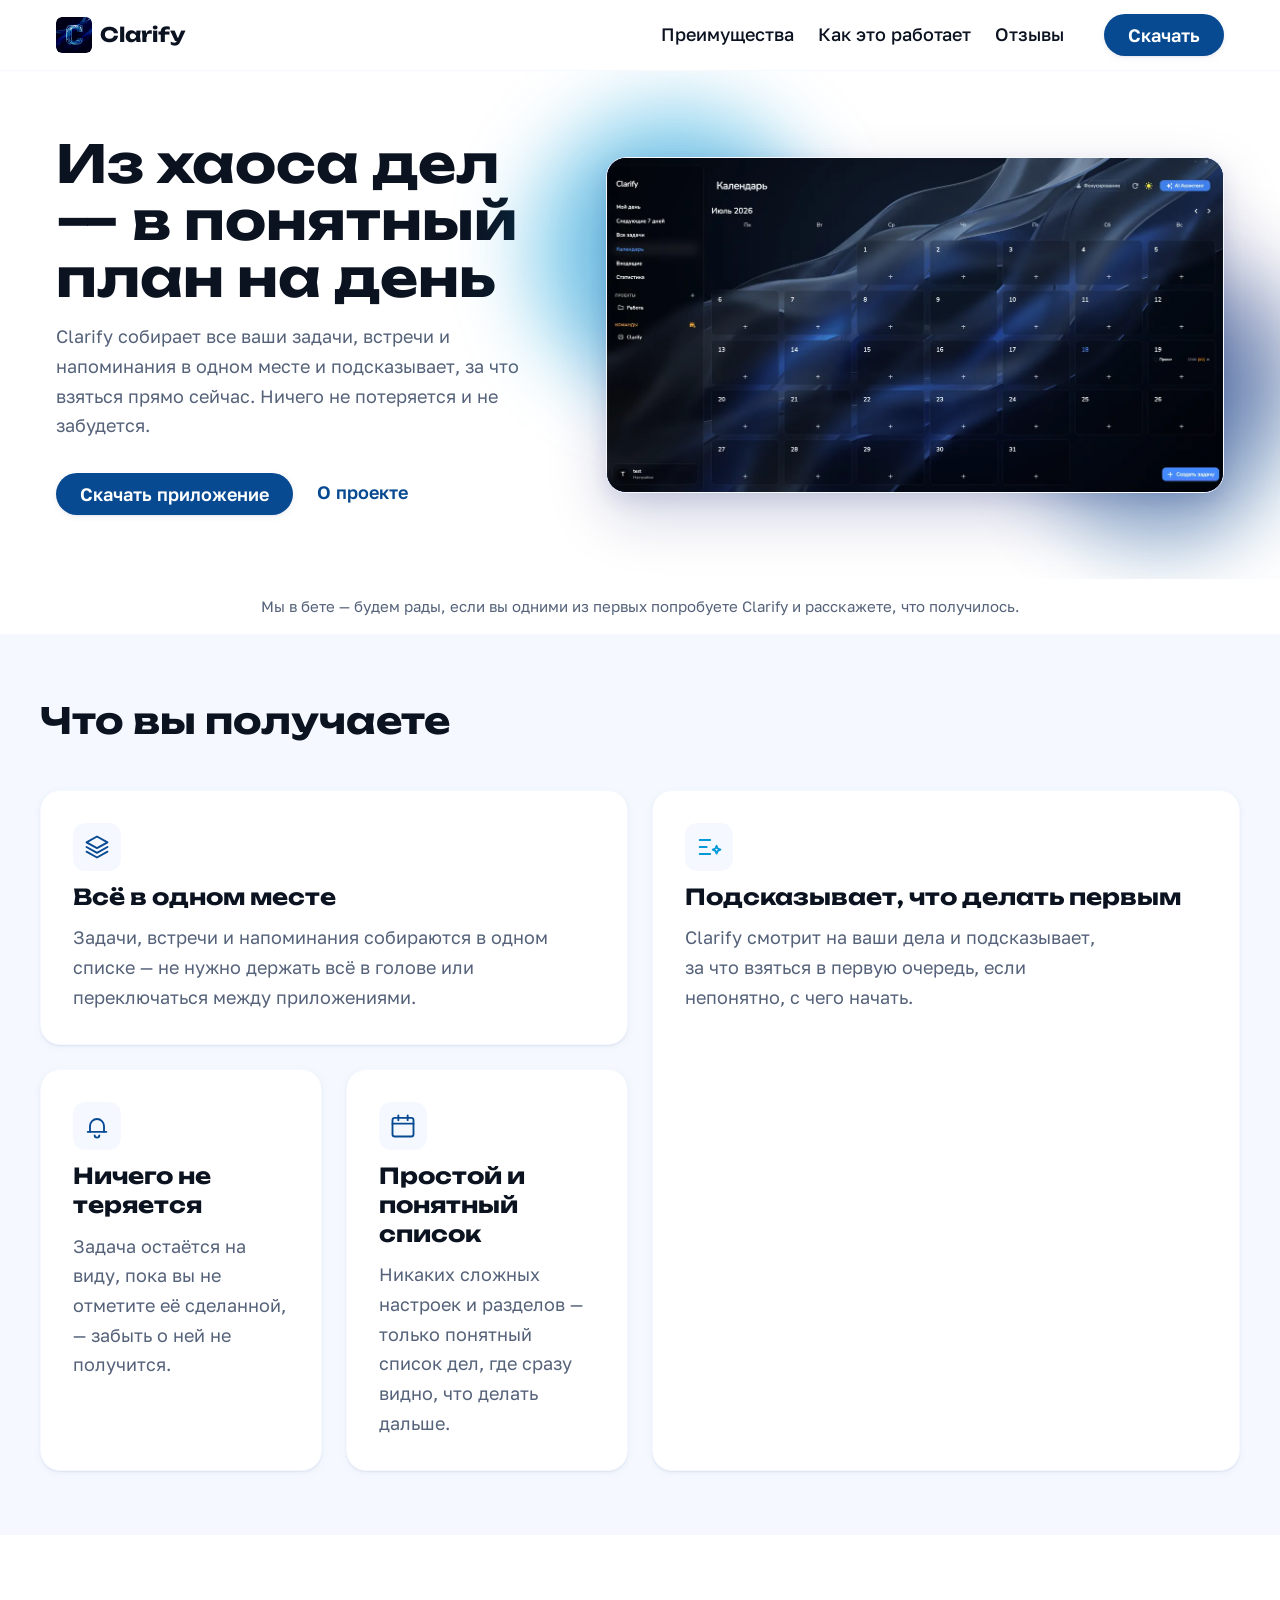
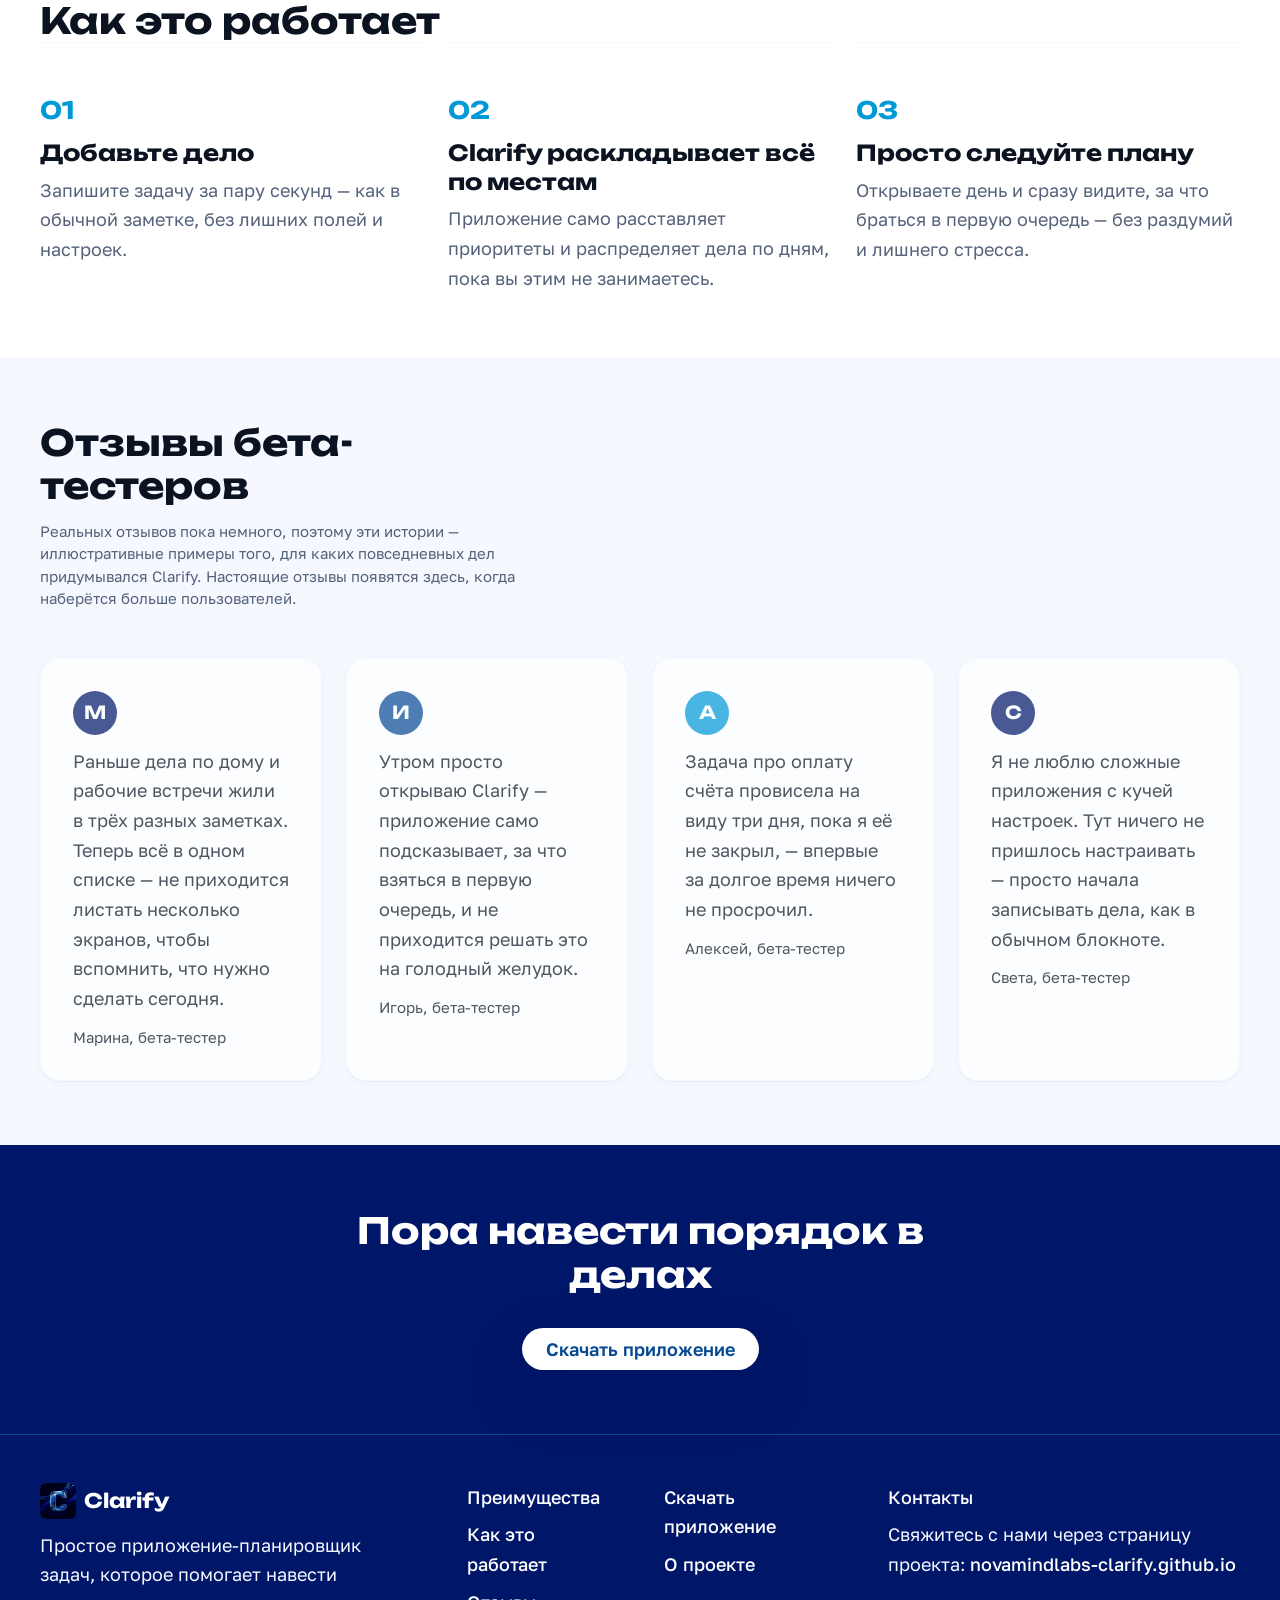
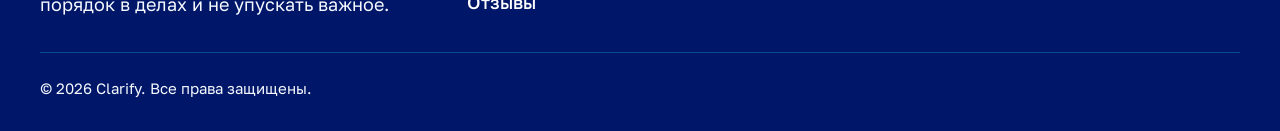
<file: index.html>
<!DOCTYPE html>
<html lang="ru">
<head>
  <meta charset="UTF-8">
  <meta name="viewport" content="width=device-width, initial-scale=1.0">
  <title>Clarify — приложение-планировщик задач</title>
  <meta name="description" content="Clarify — простое приложение для планирования задач, которое помогает навести порядок в делах без лишней сложности.">

  <meta property="og:title" content="Clarify — приложение-планировщик задач">
  <meta property="og:description" content="Простое приложение для планирования задач, которое помогает навести порядок в делах без лишней сложности.">
  <meta property="og:type" content="website">
  <meta property="og:image" content="assets/logo.png">

  <!-- Favicon (generated from assets/logo.png, resize only) -->
  <link rel="icon" href="assets/favicon/favicon.ico" sizes="any">
  <link rel="icon" type="image/png" sizes="32x32" href="assets/favicon/favicon-32.png">
  <link rel="icon" type="image/png" sizes="512x512" href="assets/favicon/favicon-512.png">
  <link rel="apple-touch-icon" sizes="180x180" href="assets/favicon/favicon-180.png">

  <!-- Preload critical font weight for <h1> (Unbounded 700, cyrillic subset —
       the page is lang="ru", cyrillic glyphs are what the h1 will render) -->
  <link rel="preload" href="assets/fonts/unbounded-700-cyrillic.woff2" as="font" type="font/woff2" crossorigin>

  <link rel="stylesheet" href="css/style.css">
</head>
<body>
  <a class="skip-link" href="#main">Перейти к содержимому</a>

  <header class="header">
    <div class="header__inner">
      <a class="header__brand" href="#main" aria-label="Clarify — на главную">
        <img class="header__logo" src="assets/logo.png" alt="" width="36" height="36">
        <span class="header__wordmark">Clarify</span>
      </a>

      <button class="header__toggle" type="button"
              aria-expanded="false" aria-controls="primary-nav"
              aria-label="Открыть меню">
        <span class="header__toggle-bar" aria-hidden="true"></span>
        <span class="header__toggle-bar" aria-hidden="true"></span>
        <span class="header__toggle-bar" aria-hidden="true"></span>
      </button>

      <nav class="header__nav" id="primary-nav" aria-label="Основная">
        <ul class="header__nav-list">
          <li><a class="header__nav-link" href="#benefits">Преимущества</a></li>
          <li><a class="header__nav-link" href="#how-it-works">Как это работает</a></li>
          <li><a class="header__nav-link" href="#testimonials">Отзывы</a></li>
        </ul>
        <!-- TODO(product owner): real download URL / app store link is TBD —
             replace href="#download" once provided. Do not invent a URL. -->
        <a class="btn btn--primary header__cta" href="#download">Скачать</a>
      </nav>
    </div>
  </header>

  <main id="main">
    <section class="hero" id="hero">
      <div class="hero__inner">
        <div class="hero__content">
          <h1 class="hero__title">Из хаоса дел — в понятный план на день</h1>
          <p class="hero__subtitle">
            Clarify собирает все ваши задачи, встречи и напоминания в одном месте
            и подсказывает, за что взяться прямо сейчас. Ничего не потеряется и не забудется.
          </p>
          <div class="hero__cta-group">
            <!-- TODO(product owner): real download URL / app store link is TBD —
                 replace href="#download" once provided. Do not invent a URL. -->
            <a class="btn btn--primary hero__cta" href="#download">Скачать приложение</a>
            <a class="hero__secondary" href="https://novamindlabs-clarify.github.io/">О проекте</a>
          </div>
        </div>

        <div class="hero__visual">
          <span class="hero__shape hero__shape--1" aria-hidden="true"></span>
          <span class="hero__shape hero__shape--2" aria-hidden="true"></span>
          <span class="hero__shape hero__shape--3" aria-hidden="true"></span>
          <div class="hero__frame">
            <picture>
              <source
                type="image/webp"
                srcset="assets/screenshot/screenshot-640.webp 640w,
                        assets/screenshot/screenshot-1280.webp 1280w,
                        assets/screenshot/screenshot-1920.webp 1920w"
                sizes="(min-width: 1024px) 52vw, 92vw">
              <img
                class="hero__image"
                src="assets/screenshot/screenshot-1920.jpg"
                srcset="assets/screenshot/screenshot-1920.jpg 1920w"
                sizes="(min-width: 1024px) 52vw, 92vw"
                width="1920" height="1042"
                fetchpriority="high" decoding="async"
                alt="Приложение Clarify: экран «Календарь» со списком задач на неделю, аккуратно разложенных по дням.">
            </picture>
          </div>
        </div>
      </div>
    </section>

    <section class="trust-strip" id="trust-strip">
      <div class="trust-strip__inner">
        <p class="trust-strip__text">Мы в бете — будем рады, если вы одними из первых попробуете Clarify и расскажете, что получилось.</p>
      </div>
    </section>

    <section class="benefits" id="benefits" aria-labelledby="benefits-heading">
      <div class="benefits__inner">
        <h2 class="benefits__heading" id="benefits-heading">Что вы получаете</h2>

        <div class="benefits__grid">
          <article class="benefits__card benefits__card--wide reveal">
            <span class="benefits__icon" aria-hidden="true">
              <svg viewBox="0 0 24 24" fill="none" stroke="currentColor" stroke-width="1.6" stroke-linecap="round" stroke-linejoin="round" focusable="false">
                <path d="M12 3 21 8 12 13 3 8Z"/>
                <path d="M3 12 12 17 21 12"/>
                <path d="M3 16 12 21 21 16"/>
              </svg>
            </span>
            <h3 class="benefits__title">Всё в одном месте</h3>
            <p class="benefits__text">Задачи, встречи и напоминания собираются в одном списке — не нужно держать всё в голове или переключаться между приложениями.</p>
          </article>

          <article class="benefits__card benefits__card--large reveal">
            <span class="benefits__icon" aria-hidden="true">
              <svg viewBox="0 0 24 24" fill="none" stroke="currentColor" stroke-width="1.6" stroke-linecap="round" stroke-linejoin="round" focusable="false">
                <path d="M4 6h9"/>
                <path d="M4 12h6"/>
                <path d="M4 18h9"/>
                <path d="M18.5 11l1 2.3 2.3 1-2.3 1-1 2.3-1-2.3-2.3-1 2.3-1Z"/>
              </svg>
            </span>
            <h3 class="benefits__title">Подсказывает, что делать первым</h3>
            <p class="benefits__text">Clarify смотрит на ваши дела и подсказывает, за что взяться в первую очередь, если непонятно, с чего начать.</p>
          </article>

          <article class="benefits__card reveal">
            <span class="benefits__icon" aria-hidden="true">
              <svg viewBox="0 0 24 24" fill="none" stroke="currentColor" stroke-width="1.6" stroke-linecap="round" stroke-linejoin="round" focusable="false">
                <path d="M6 17v-5a6 6 0 0 1 12 0v5"/>
                <path d="M4 17h16"/>
                <path d="M10 20a2 2 0 0 0 4 0"/>
              </svg>
            </span>
            <h3 class="benefits__title">Ничего не теряется</h3>
            <p class="benefits__text">Задача остаётся на виду, пока вы не отметите её сделанной, — забыть о ней не получится.</p>
          </article>

          <article class="benefits__card reveal">
            <span class="benefits__icon" aria-hidden="true">
              <svg viewBox="0 0 24 24" fill="none" stroke="currentColor" stroke-width="1.6" stroke-linecap="round" stroke-linejoin="round" focusable="false">
                <rect x="3" y="5" width="18" height="16" rx="2"/>
                <path d="M3 10h18"/>
                <path d="M8 3v4"/>
                <path d="M16 3v4"/>
              </svg>
            </span>
            <h3 class="benefits__title">Простой и понятный список</h3>
            <p class="benefits__text">Никаких сложных настроек и разделов — только понятный список дел, где сразу видно, что делать дальше.</p>
          </article>
        </div>
      </div>
    </section>

    <section class="how-it-works" id="how-it-works" aria-labelledby="how-it-works-heading">
      <div class="how-it-works__inner">
        <h2 class="how-it-works__heading" id="how-it-works-heading">Как это работает</h2>

        <ol class="how-it-works__list">
          <li class="how-it-works__step reveal">
            <span class="how-it-works__number" aria-hidden="true">01</span>
            <h3 class="how-it-works__title">Добавьте дело</h3>
            <p class="how-it-works__text">Запишите задачу за пару секунд — как в обычной заметке, без лишних полей и настроек.</p>
          </li>
          <li class="how-it-works__step reveal">
            <span class="how-it-works__number" aria-hidden="true">02</span>
            <h3 class="how-it-works__title">Clarify раскладывает всё по местам</h3>
            <p class="how-it-works__text">Приложение само расставляет приоритеты и распределяет дела по дням, пока вы этим не занимаетесь.</p>
          </li>
          <li class="how-it-works__step reveal">
            <span class="how-it-works__number" aria-hidden="true">03</span>
            <h3 class="how-it-works__title">Просто следуйте плану</h3>
            <p class="how-it-works__text">Открываете день и сразу видите, за что браться в первую очередь — без раздумий и лишнего стресса.</p>
          </li>
        </ol>
      </div>
    </section>

    <section class="testimonials" id="testimonials" aria-labelledby="testimonials-heading">
      <div class="testimonials__inner">
        <h2 class="testimonials__heading" id="testimonials-heading">Отзывы бета-тестеров</h2>
        <p class="testimonials__note">Реальных отзывов пока немного, поэтому эти истории — иллюстративные примеры того, для каких повседневных дел придумывался Clarify. Настоящие отзывы появятся здесь, когда наберётся больше пользователей.</p>

        <div class="testimonials__grid">
          <article class="testimonials__card" tabindex="0">
            <span class="testimonials__avatar testimonials__avatar--navy" aria-hidden="true">М</span>
            <blockquote class="testimonials__quote">
              <p>Раньше дела по дому и рабочие встречи жили в трёх разных заметках. Теперь всё в одном списке — не приходится листать несколько экранов, чтобы вспомнить, что нужно сделать сегодня.</p>
            </blockquote>
            <p class="testimonials__author">Марина, бета-тестер</p>
          </article>

          <article class="testimonials__card" tabindex="0">
            <span class="testimonials__avatar testimonials__avatar--blue-700" aria-hidden="true">И</span>
            <blockquote class="testimonials__quote">
              <p>Утром просто открываю Clarify — приложение само подсказывает, за что взяться в первую очередь, и не приходится решать это на голодный желудок.</p>
            </blockquote>
            <p class="testimonials__author">Игорь, бета-тестер</p>
          </article>

          <article class="testimonials__card" tabindex="0">
            <span class="testimonials__avatar testimonials__avatar--blue-500" aria-hidden="true">А</span>
            <blockquote class="testimonials__quote">
              <p>Задача про оплату счёта провисела на виду три дня, пока я её не закрыл, — впервые за долгое время ничего не просрочил.</p>
            </blockquote>
            <p class="testimonials__author">Алексей, бета-тестер</p>
          </article>

          <article class="testimonials__card" tabindex="0">
            <span class="testimonials__avatar testimonials__avatar--navy" aria-hidden="true">С</span>
            <blockquote class="testimonials__quote">
              <p>Я не люблю сложные приложения с кучей настроек. Тут ничего не пришлось настраивать — просто начала записывать дела, как в обычном блокноте.</p>
            </blockquote>
            <p class="testimonials__author">Света, бета-тестер</p>
          </article>
        </div>
      </div>
    </section>

    <section class="cta" id="cta" aria-labelledby="cta-heading">
      <div class="cta__inner">
        <h2 class="cta__heading" id="cta-heading">Пора навести порядок в делах</h2>
        <!-- TODO(product owner): real download URL / app store link is TBD —
             replace href="#download" once provided. Do not invent a URL. -->
        <a class="btn btn--primary cta__button" href="#download">Скачать приложение</a>
      </div>
    </section>
  </main>

  <footer class="footer">
    <div class="footer__inner">
      <div class="footer__top">
        <div class="footer__about">
          <div class="footer__brand">
            <img class="footer__logo" src="assets/logo.png" alt="" width="36" height="36">
            <span class="footer__wordmark">Clarify</span>
          </div>
          <p class="footer__description">Простое приложение-планировщик задач, которое помогает навести порядок в делах и не упускать важное.</p>
        </div>

        <div class="footer__nav-group">
          <nav class="footer__nav" aria-label="Футер">
            <ul class="footer__nav-list">
              <li><a class="footer__nav-link" href="#benefits">Преимущества</a></li>
              <li><a class="footer__nav-link" href="#how-it-works">Как это работает</a></li>
              <li><a class="footer__nav-link" href="#testimonials">Отзывы</a></li>
            </ul>
          </nav>

          <ul class="footer__links">
            <li>
              <!-- TODO(product owner): real download URL / app store link is TBD —
                   replace href="#download" once provided. Do not invent a URL. -->
              <a class="footer__link" href="#download">Скачать приложение</a>
            </li>
            <li><a class="footer__link" href="https://novamindlabs-clarify.github.io/">О проекте</a></li>
          </ul>

          <div class="footer__contacts">
            <p class="footer__contacts-heading">Контакты</p>
            <!-- TODO(product owner): add a real contact method (email/Telegram/social) here -->
            <p class="footer__description">Свяжитесь с нами через страницу проекта: <a class="footer__link" href="https://novamindlabs-clarify.github.io/">novamindlabs-clarify.github.io</a></p>
          </div>
        </div>
      </div>

      <p class="footer__copyright">© 2026 Clarify. Все права защищены.</p>
    </div>
  </footer>

  <script src="js/main.js" defer></script>
</body>
</html>
</file>
<file: css/style.css>
/* ==========================================================================
   Clarify — landing page styles
   Task 1: design tokens, fonts, minimal reset, base typography only.
   Section-specific styles (.header, .hero, .benefits, ...) are added in
   later tasks — see docs/specs/2026-07-19-implementation-plan.md
   ========================================================================== */

/* --------------------------------------------------------------------------
   1. Minimal CSS reset
   -------------------------------------------------------------------------- */

*,
*::before,
*::after {
  box-sizing: border-box;
}

html {
  -webkit-text-size-adjust: 100%;
  text-size-adjust: 100%;
}

body,
h1,
h2,
h3,
h4,
p,
figure,
blockquote,
dl,
dd {
  margin: 0;
}

ul[class],
ol[class] {
  margin: 0;
  padding: 0;
  list-style: none;
}

img,
picture,
svg {
  display: block;
  max-width: 100%;
}

img {
  height: auto;
}

button,
input,
textarea,
select {
  font: inherit;
  color: inherit;
}

a {
  color: inherit;
  text-decoration: none;
}

button {
  cursor: pointer;
  background: none;
  border: none;
}

/* Respect motion preferences globally as a safety net; section-level motion
   rules (Task 2+) additionally gate themselves on this media query. */
@media (prefers-reduced-motion: reduce) {
  *,
  *::before,
  *::after {
    animation-duration: 0.001ms !important;
    animation-iteration-count: 1 !important;
    transition-duration: 0.001ms !important;
    scroll-behavior: auto !important;
  }
}

/* --------------------------------------------------------------------------
   2. Design tokens
   -------------------------------------------------------------------------- */

:root {
  /* Color — extracted from assets/logo.png, verified for WCAG contrast.
     See docs/PRD-clarify-landing.md section 1.1. Do not alter these values
     and do not hardcode hex colors elsewhere in this file — use var(--color-*). */
  --color-navy-900: #001668;
  --color-blue-700: #074A92;
  --color-blue-500: #0099D8;
  --color-ink: #0B1220;
  --color-muted: #55627A;
  --color-bg: #FFFFFF;
  --color-bg-soft: #F5F9FF;

  /* Typography — font families (self-hosted, see section 3 below) */
  --font-display: 'Unbounded', system-ui, sans-serif;
  --font-body: 'Golos Text', system-ui, sans-serif;

  /* Type scale — mobile-first (base = 360px viewport).
     Sizes increase at min-width: 768px, see override block below. */
  --font-size-h1: 2rem;          /* 32px */
  --line-height-h1: 1.15;
  --font-size-h2: 1.5rem;        /* 24px */
  --line-height-h2: 1.25;
  --font-size-h3: 1.125rem;      /* 18px */
  --line-height-h3: 1.35;
  --font-size-body: 1rem;        /* 16px */
  --line-height-body: 1.6;
  --font-size-caption: 0.875rem; /* 14px */
  --line-height-caption: 1.5;

  /* Spacing scale (px-based rem) */
  --space-1: 0.25rem;  /* 4px */
  --space-2: 0.5rem;   /* 8px */
  --space-3: 0.75rem;  /* 12px */
  --space-4: 1rem;     /* 16px */
  --space-5: 1.5rem;   /* 24px */
  --space-6: 2rem;     /* 32px */
  --space-7: 3rem;     /* 48px */
  --space-8: 4rem;     /* 64px */
  --space-9: 6rem;     /* 96px */

  /* Radius */
  --radius-sm: 0.375rem;  /* 6px */
  --radius-md: 0.75rem;   /* 12px */
  --radius-lg: 1.25rem;   /* 20px */
  --radius-full: 999px;

  /* Transitions — kept short/subtle per Global Constraints (motion section).
     The prefers-reduced-motion reset above overrides these at runtime. */
  --transition-fast: 150ms ease;
  --transition-base: 250ms ease;
  --transition-slow: 300ms ease;

  /* Shadows — derived from the brand navy at low alpha (not new hues, just
     navy-tinted elevation). Added in Task 2; reused by later sections. */
  --shadow-sm: 0 1px 2px rgba(0, 22, 104, 0.06), 0 2px 8px rgba(0, 22, 104, 0.05);
  --shadow-md: 0 8px 24px rgba(0, 22, 104, 0.10), 0 2px 6px rgba(0, 22, 104, 0.06);
  --shadow-lg: 0 24px 60px rgba(0, 22, 104, 0.18), 0 8px 20px rgba(0, 22, 104, 0.10);

  /* Layout */
  --header-height: 4rem;      /* 64px */
  --content-max: 75rem;       /* 1200px page gutter container */
}

@media (min-width: 768px) {
  :root {
    --font-size-h1: 3.25rem;      /* 52px */
    --line-height-h1: 1.1;
    --font-size-h2: 2.25rem;      /* 36px */
    --line-height-h2: 1.2;
    --font-size-h3: 1.375rem;     /* 22px */
    --line-height-h3: 1.3;
    --font-size-body: 1.125rem;   /* 18px */
    --line-height-body: 1.65;
    --font-size-caption: 0.9375rem; /* 15px */
    --line-height-caption: 1.5;
  }
}

/* --------------------------------------------------------------------------
   3. Fonts — self-hosted, latin + cyrillic subsets only.
   Unbounded: display (headings, hero numerals/accents).
   Golos Text: body + utility (paragraphs, captions, footer, nav).
   -------------------------------------------------------------------------- */

/* Unbounded 400 */
@font-face {
  font-family: 'Unbounded';
  font-style: normal;
  font-weight: 400;
  font-display: swap;
  src: url('../assets/fonts/unbounded-400-latin.woff2') format('woff2');
  unicode-range: U+0000-00FF, U+0131, U+0152-0153, U+02BB-02BC, U+02C6, U+02DA, U+02DC, U+2000-206F, U+2074, U+20AC, U+2122, U+2191, U+2193, U+2212, U+2215, U+FEFF, U+FFFD;
}
@font-face {
  font-family: 'Unbounded';
  font-style: normal;
  font-weight: 400;
  font-display: swap;
  src: url('../assets/fonts/unbounded-400-cyrillic.woff2') format('woff2');
  unicode-range: U+0301, U+0400-045F, U+0490-0491, U+04B0-04B1, U+2116;
}

/* Unbounded 500 */
@font-face {
  font-family: 'Unbounded';
  font-style: normal;
  font-weight: 500;
  font-display: swap;
  src: url('../assets/fonts/unbounded-500-latin.woff2') format('woff2');
  unicode-range: U+0000-00FF, U+0131, U+0152-0153, U+02BB-02BC, U+02C6, U+02DA, U+02DC, U+2000-206F, U+2074, U+20AC, U+2122, U+2191, U+2193, U+2212, U+2215, U+FEFF, U+FFFD;
}
@font-face {
  font-family: 'Unbounded';
  font-style: normal;
  font-weight: 500;
  font-display: swap;
  src: url('../assets/fonts/unbounded-500-cyrillic.woff2') format('woff2');
  unicode-range: U+0301, U+0400-045F, U+0490-0491, U+04B0-04B1, U+2116;
}

/* Unbounded 700 — critical weight, used for <h1>, preloaded in <head> */
@font-face {
  font-family: 'Unbounded';
  font-style: normal;
  font-weight: 700;
  font-display: swap;
  src: url('../assets/fonts/unbounded-700-latin.woff2') format('woff2');
  unicode-range: U+0000-00FF, U+0131, U+0152-0153, U+02BB-02BC, U+02C6, U+02DA, U+02DC, U+2000-206F, U+2074, U+20AC, U+2122, U+2191, U+2193, U+2212, U+2215, U+FEFF, U+FFFD;
}
@font-face {
  font-family: 'Unbounded';
  font-style: normal;
  font-weight: 700;
  font-display: swap;
  src: url('../assets/fonts/unbounded-700-cyrillic.woff2') format('woff2');
  unicode-range: U+0301, U+0400-045F, U+0490-0491, U+04B0-04B1, U+2116;
}

/* Unbounded 900 */
@font-face {
  font-family: 'Unbounded';
  font-style: normal;
  font-weight: 900;
  font-display: swap;
  src: url('../assets/fonts/unbounded-900-latin.woff2') format('woff2');
  unicode-range: U+0000-00FF, U+0131, U+0152-0153, U+02BB-02BC, U+02C6, U+02DA, U+02DC, U+2000-206F, U+2074, U+20AC, U+2122, U+2191, U+2193, U+2212, U+2215, U+FEFF, U+FFFD;
}
@font-face {
  font-family: 'Unbounded';
  font-style: normal;
  font-weight: 900;
  font-display: swap;
  src: url('../assets/fonts/unbounded-900-cyrillic.woff2') format('woff2');
  unicode-range: U+0301, U+0400-045F, U+0490-0491, U+04B0-04B1, U+2116;
}

/* Golos Text 400 */
@font-face {
  font-family: 'Golos Text';
  font-style: normal;
  font-weight: 400;
  font-display: swap;
  src: url('../assets/fonts/golos-text-400-latin.woff2') format('woff2');
  unicode-range: U+0000-00FF, U+0131, U+0152-0153, U+02BB-02BC, U+02C6, U+02DA, U+02DC, U+2000-206F, U+20AC, U+2122, U+2191, U+2193, U+2212, U+2215, U+FEFF, U+FFFD;
}
@font-face {
  font-family: 'Golos Text';
  font-style: normal;
  font-weight: 400;
  font-display: swap;
  src: url('../assets/fonts/golos-text-400-cyrillic.woff2') format('woff2');
  unicode-range: U+0301, U+0400-045F, U+0490-0491, U+04B0-04B1, U+2116;
}

/* Golos Text 500 */
@font-face {
  font-family: 'Golos Text';
  font-style: normal;
  font-weight: 500;
  font-display: swap;
  src: url('../assets/fonts/golos-text-500-latin.woff2') format('woff2');
  unicode-range: U+0000-00FF, U+0131, U+0152-0153, U+02BB-02BC, U+02C6, U+02DA, U+02DC, U+2000-206F, U+20AC, U+2122, U+2191, U+2193, U+2212, U+2215, U+FEFF, U+FFFD;
}
@font-face {
  font-family: 'Golos Text';
  font-style: normal;
  font-weight: 500;
  font-display: swap;
  src: url('../assets/fonts/golos-text-500-cyrillic.woff2') format('woff2');
  unicode-range: U+0301, U+0400-045F, U+0490-0491, U+04B0-04B1, U+2116;
}

/* Golos Text 600 */
@font-face {
  font-family: 'Golos Text';
  font-style: normal;
  font-weight: 600;
  font-display: swap;
  src: url('../assets/fonts/golos-text-600-latin.woff2') format('woff2');
  unicode-range: U+0000-00FF, U+0131, U+0152-0153, U+02BB-02BC, U+02C6, U+02DA, U+02DC, U+2000-206F, U+20AC, U+2122, U+2191, U+2193, U+2212, U+2215, U+FEFF, U+FFFD;
}
@font-face {
  font-family: 'Golos Text';
  font-style: normal;
  font-weight: 600;
  font-display: swap;
  src: url('../assets/fonts/golos-text-600-cyrillic.woff2') format('woff2');
  unicode-range: U+0301, U+0400-045F, U+0490-0491, U+04B0-04B1, U+2116;
}

/* Golos Text 700 */
@font-face {
  font-family: 'Golos Text';
  font-style: normal;
  font-weight: 700;
  font-display: swap;
  src: url('../assets/fonts/golos-text-700-latin.woff2') format('woff2');
  unicode-range: U+0000-00FF, U+0131, U+0152-0153, U+02BB-02BC, U+02C6, U+02DA, U+02DC, U+2000-206F, U+20AC, U+2122, U+2191, U+2193, U+2212, U+2215, U+FEFF, U+FFFD;
}
@font-face {
  font-family: 'Golos Text';
  font-style: normal;
  font-weight: 700;
  font-display: swap;
  src: url('../assets/fonts/golos-text-700-cyrillic.woff2') format('woff2');
  unicode-range: U+0301, U+0400-045F, U+0490-0491, U+04B0-04B1, U+2116;
}

/* --------------------------------------------------------------------------
   4. Base typography
   -------------------------------------------------------------------------- */

body {
  font-family: var(--font-body);
  font-weight: 400;
  font-size: var(--font-size-body);
  line-height: var(--line-height-body);
  color: var(--color-ink);
  background-color: var(--color-bg);
}

h1,
h2,
h3 {
  font-family: var(--font-display);
  font-weight: 700;
  color: var(--color-ink);
}

h1 {
  font-size: var(--font-size-h1);
  line-height: var(--line-height-h1);
}

h2 {
  font-size: var(--font-size-h2);
  line-height: var(--line-height-h2);
}

h3 {
  font-size: var(--font-size-h3);
  line-height: var(--line-height-h3);
}

small,
.caption {
  font-size: var(--font-size-caption);
  line-height: var(--line-height-caption);
  color: var(--color-muted);
}

/* Visible focus state everywhere — never remove outline without a
   replacement (Global Constraints: accessibility). Section-level components
   in later tasks may refine this per-element but must not remove it. */
:focus-visible {
  outline: 3px solid var(--color-blue-500);
  outline-offset: 2px;
}

/* --------------------------------------------------------------------------
   5. Skip link
   -------------------------------------------------------------------------- */

.skip-link {
  position: absolute;
  top: -1000px;
  left: 0;
  z-index: 1000;
  padding: var(--space-3) var(--space-5);
  background-color: var(--color-navy-900);
  color: var(--color-bg);
  font-family: var(--font-body);
  font-weight: 600;
}

.skip-link:focus {
  top: 0;
}

/* --------------------------------------------------------------------------
   6. Shared button component (Task 2 — reused by header/hero and later CTAs)
   -------------------------------------------------------------------------- */

.btn {
  display: inline-flex;
  align-items: center;
  justify-content: center;
  gap: var(--space-2);
  padding: var(--space-3) var(--space-5);
  font-family: var(--font-body);
  font-weight: 600;
  font-size: var(--font-size-body);
  line-height: 1;
  border-radius: var(--radius-full);
  text-align: center;
  transition: background-color var(--transition-base),
              transform var(--transition-fast),
              box-shadow var(--transition-base);
}

.btn--primary {
  background-color: var(--color-blue-700);
  color: var(--color-bg);
  box-shadow: var(--shadow-sm);
}

.btn--primary:hover {
  background-color: var(--color-blue-500);
  box-shadow: var(--shadow-md);
}

.btn--primary:active {
  transform: translateY(1px);
}

/* --------------------------------------------------------------------------
   7. Header (Task 2)
   -------------------------------------------------------------------------- */

.header {
  position: sticky;
  top: 0;
  z-index: 100;
  background-color: var(--color-bg);
  border-bottom: 1px solid var(--color-bg-soft);
}

.header__inner {
  position: relative;
  display: flex;
  align-items: center;
  justify-content: space-between;
  gap: var(--space-4);
  max-width: var(--content-max);
  min-height: var(--header-height);
  margin: 0 auto;
  padding: var(--space-2) var(--space-4);
}

.header__brand {
  display: inline-flex;
  align-items: center;
  gap: var(--space-2);
}

.header__logo {
  width: 36px;
  height: 36px;
  border-radius: var(--radius-sm);
}

.header__wordmark {
  font-family: var(--font-display);
  font-weight: 700;
  font-size: 1.25rem;
  color: var(--color-ink);
  letter-spacing: -0.01em;
}

/* Mobile toggle — hidden on desktop */
.header__toggle {
  display: inline-flex;
  flex-direction: column;
  justify-content: center;
  gap: 5px;
  width: 44px;
  height: 44px;
  padding: 10px;
  border-radius: var(--radius-sm);
}

.header__toggle-bar {
  display: block;
  width: 100%;
  height: 2px;
  border-radius: 2px;
  background-color: var(--color-ink);
  transition: transform var(--transition-base), opacity var(--transition-base);
}

.header__toggle[aria-expanded="true"] .header__toggle-bar:nth-child(1) {
  transform: translateY(7px) rotate(45deg);
}
.header__toggle[aria-expanded="true"] .header__toggle-bar:nth-child(2) {
  opacity: 0;
}
.header__toggle[aria-expanded="true"] .header__toggle-bar:nth-child(3) {
  transform: translateY(-7px) rotate(-45deg);
}

/* Mobile nav — collapsed by default, revealed via .is-open (JS) */
.header__nav {
  display: none;
  position: absolute;
  top: 100%;
  left: 0;
  right: 0;
  flex-direction: column;
  align-items: stretch;
  gap: var(--space-2);
  padding: var(--space-4);
  background-color: var(--color-bg);
  border-bottom: 1px solid var(--color-bg-soft);
  box-shadow: var(--shadow-md);
}

.header__nav.is-open {
  display: flex;
}

.header__nav-list {
  display: flex;
  flex-direction: column;
  gap: var(--space-1);
  margin: 0;
  padding: 0;
  list-style: none;
}

.header__nav-link {
  display: block;
  padding: var(--space-3) var(--space-2);
  font-weight: 500;
  color: var(--color-ink);
  border-radius: var(--radius-sm);
  transition: color var(--transition-fast), background-color var(--transition-fast);
}

.header__nav-link:hover {
  color: var(--color-blue-700);
  background-color: var(--color-bg-soft);
}

.header__cta {
  align-self: flex-start;
}

/* --------------------------------------------------------------------------
   8. Hero (Task 2 — signature section)
   -------------------------------------------------------------------------- */

.hero {
  overflow: hidden; /* keep decorative blur shapes from causing horizontal scroll */
}

.hero__inner {
  display: flex;
  flex-direction: column;
  gap: var(--space-6);
  max-width: var(--content-max);
  margin: 0 auto;
  padding: var(--space-7) var(--space-4) var(--space-8);
}

.hero__content {
  max-width: 40rem;
}

.hero__title {
  color: var(--color-ink);
}

.hero__subtitle {
  margin-top: var(--space-4);
  max-width: 34rem;
  font-size: var(--font-size-body);
  line-height: var(--line-height-body);
  color: var(--color-muted);
}

.hero__cta-group {
  display: flex;
  flex-wrap: wrap;
  align-items: center;
  gap: var(--space-4) var(--space-5);
  margin-top: var(--space-6);
}

.hero__secondary {
  font-weight: 600;
  color: var(--color-blue-700);
  border-bottom: 2px solid transparent;
  transition: color var(--transition-fast), border-color var(--transition-fast);
}

.hero__secondary:hover {
  color: var(--color-blue-500);
  border-bottom-color: var(--color-blue-500);
}

/* Visual: framed screenshot with faint blue shapes drifting behind it */
.hero__visual {
  position: relative;
  align-self: center;
  width: 100%;
  max-width: 40rem;
}

.hero__frame {
  position: relative;
  z-index: 1;
  border: 1px solid var(--color-bg-soft);
  border-radius: var(--radius-lg);
  box-shadow: var(--shadow-lg);
  overflow: hidden;
  background-color: var(--color-navy-900);
}

.hero__image {
  width: 100%;
  height: auto;
}

.hero__shape {
  position: absolute;
  z-index: 0;
  border-radius: var(--radius-full);
  filter: blur(40px);
  opacity: 0.5;
  pointer-events: none;
}

.hero__shape--1 {
  width: 46%;
  aspect-ratio: 1;
  top: -14%;
  left: -12%;
  background-color: var(--color-blue-500);
}

.hero__shape--2 {
  width: 40%;
  aspect-ratio: 1;
  bottom: -16%;
  right: -10%;
  background-color: var(--color-blue-700);
  opacity: 0.4;
}

.hero__shape--3 {
  width: 30%;
  aspect-ratio: 1;
  top: 30%;
  right: -14%;
  background-color: var(--color-navy-900);
  opacity: 0.28;
}

/* ---- Reveal animation (initHeroReveal in js/main.js) ----
   Base state = final/visible so the hero is fully readable with JS disabled
   or when prefers-reduced-motion is set. JS adds .is-animating (initial
   hidden/scattered state), then .is-revealed on the next frame to play the
   staggered entrance. */
.hero.is-animating .hero__content {
  opacity: 0;
  transform: translateY(18px);
}
.hero.is-animating .hero__frame {
  opacity: 0;
  transform: scale(0.96) translateY(24px);
}
.hero.is-animating .hero__shape {
  opacity: 0;
}
.hero.is-animating .hero__shape--1 { transform: translate(-40px, -30px); }
.hero.is-animating .hero__shape--2 { transform: translate(40px, 34px); }
.hero.is-animating .hero__shape--3 { transform: translate(46px, 0); }

.hero.is-revealed .hero__content {
  opacity: 1;
  transform: none;
  transition: opacity 700ms ease, transform 700ms ease;
  transition-delay: 100ms;
}
.hero.is-revealed .hero__frame {
  opacity: 1;
  transform: none;
  transition: opacity 850ms ease, transform 850ms cubic-bezier(0.2, 0.7, 0.2, 1);
  transition-delay: 250ms;
}
.hero.is-revealed .hero__shape {
  transform: none;
  transition: opacity 1100ms ease, transform 1100ms cubic-bezier(0.2, 0.7, 0.2, 1);
  transition-delay: 150ms;
}
.hero.is-revealed .hero__shape--1 { opacity: 0.5; }
.hero.is-revealed .hero__shape--2 { opacity: 0.4; }
.hero.is-revealed .hero__shape--3 { opacity: 0.28; }

/* --------------------------------------------------------------------------
   9. Header + Hero — responsive (min-width breakpoints)
   -------------------------------------------------------------------------- */

@media (min-width: 768px) {
  /* Desktop nav: toggle hidden, links + CTA inline */
  .header__toggle {
    display: none;
  }

  .header__nav {
    display: flex;
    position: static;
    flex-direction: row;
    align-items: center;
    gap: var(--space-6);
    padding: 0;
    background: none;
    border: none;
    box-shadow: none;
  }

  .header__nav-list {
    flex-direction: row;
    gap: var(--space-2);
  }

  .header__cta {
    align-self: auto;
  }
}

@media (min-width: 1024px) {
  .hero__inner {
    flex-direction: row;
    align-items: center;
    gap: var(--space-8);
    padding-top: var(--space-8);
    padding-bottom: var(--space-8);
  }

  .hero__content {
    flex: 1 1 44%;
  }

  .hero__visual {
    flex: 1 1 56%;
    align-self: center;
    max-width: none;
  }
}

/* --------------------------------------------------------------------------
   10. Scroll reveal (Task 3 — shared by .benefits__card and .how-it-works__step)
   Base state is fully visible (safe with JS disabled / no IntersectionObserver
   support). initScrollReveal() in js/main.js opts elements into a hidden
   starting state only when motion is allowed, then reveals them on scroll.
   -------------------------------------------------------------------------- */

.reveal.is-hidden {
  opacity: 0;
  transform: translateY(20px);
}

.reveal.is-visible {
  opacity: 1;
  transform: none;
  transition: opacity var(--transition-slow), transform var(--transition-slow);
}

/* --------------------------------------------------------------------------
   11. Benefits (Task 3 — bento grid)
   -------------------------------------------------------------------------- */

.benefits {
  padding: var(--space-8) var(--space-4);
  background-color: var(--color-bg-soft);
}

.benefits__inner {
  max-width: var(--content-max);
  margin: 0 auto;
}

.benefits__heading {
  max-width: 28rem;
}

.benefits__grid {
  display: grid;
  grid-template-columns: 1fr;
  gap: var(--space-5);
  margin-top: var(--space-7);
}

.benefits__card {
  display: flex;
  flex-direction: column;
  gap: var(--space-3);
  padding: var(--space-6);
  background-color: var(--color-bg);
  border: 1px solid var(--color-bg-soft);
  border-radius: var(--radius-lg);
  box-shadow: var(--shadow-sm);
  transition: border-color var(--transition-base),
              box-shadow var(--transition-base),
              transform var(--transition-base);
}

.benefits__card:hover {
  border-color: var(--color-blue-500);
  box-shadow: var(--shadow-md);
  transform: translateY(-2px);
}

.benefits__icon {
  display: inline-flex;
  align-items: center;
  justify-content: center;
  width: 3rem;
  height: 3rem;
  border-radius: var(--radius-md);
  background-color: var(--color-bg-soft);
  color: var(--color-blue-700);
}

.benefits__icon svg {
  width: 1.75rem;
  height: 1.75rem;
}

.benefits__card--large .benefits__icon {
  color: var(--color-blue-500);
}

.benefits__title {
  color: var(--color-ink);
}

.benefits__text {
  color: var(--color-muted);
}

.benefits__card--large .benefits__title,
.benefits__card--wide .benefits__title {
  font-size: var(--font-size-h3);
  line-height: var(--line-height-h3);
  font-family: var(--font-display);
}

@media (min-width: 768px) {
  .benefits__grid {
    grid-template-columns: repeat(2, 1fr);
  }

  .benefits__card--wide,
  .benefits__card--large {
    grid-column: span 2;
  }
}

@media (min-width: 1024px) {
  .benefits__grid {
    grid-template-columns: repeat(4, 1fr);
  }

  .benefits__card {
    height: 100%;
  }

  .benefits__card--wide {
    grid-column: span 2;
  }

  .benefits__card--large {
    grid-column: span 2;
    grid-row: span 2;
  }

  .benefits__card--large .benefits__text {
    max-width: 26rem;
  }
}

/* --------------------------------------------------------------------------
   12. How it works (Task 3 — real sequence, so it's numbered 01/02/03)
   -------------------------------------------------------------------------- */

.how-it-works {
  padding: var(--space-8) var(--space-4);
  background-color: var(--color-bg);
}

.how-it-works__inner {
  max-width: var(--content-max);
  margin: 0 auto;
}

.how-it-works__heading {
  max-width: 28rem;
}

.how-it-works__list {
  display: flex;
  flex-direction: column;
  gap: var(--space-6);
  margin-top: var(--space-7);
}

.how-it-works__step {
  position: relative;
  padding-top: var(--space-6);
  border-top: 1px solid var(--color-bg-soft);
}

.how-it-works__number {
  display: block;
  margin-bottom: var(--space-2);
  font-family: var(--font-display);
  font-weight: 700;
  font-size: 1.5rem;
  color: var(--color-blue-500);
}

.how-it-works__title {
  color: var(--color-ink);
}

.how-it-works__text {
  margin-top: var(--space-2);
  max-width: 28rem;
  color: var(--color-muted);
}

@media (min-width: 1024px) {
  .how-it-works__list {
    flex-direction: row;
    align-items: flex-start;
    gap: var(--space-5);
  }

  .how-it-works__step {
    flex: 1 1 0;
    padding-top: var(--space-7);
  }

  .how-it-works__text {
    max-width: none;
  }
}

/* --------------------------------------------------------------------------
   13. Trust strip (Task 4) — one muted line right under the hero. Deliberately
   quiet: smaller/caption-scale type + muted color so it never competes with
   the hero above it. No specific usage stat is claimed here (none exists yet
   for a beta product) — the copy is an honest framing instead.
   -------------------------------------------------------------------------- */

.trust-strip {
  padding: var(--space-4);
  background-color: var(--color-bg);
  border-bottom: 1px solid var(--color-bg-soft);
}

.trust-strip__inner {
  max-width: var(--content-max);
  margin: 0 auto;
  text-align: center;
}

.trust-strip__text {
  font-size: var(--font-size-caption);
  line-height: var(--line-height-caption);
  color: var(--color-muted);
}

/* --------------------------------------------------------------------------
   14. Testimonials (Task 4) — illustrative beta-tester quotes (PRD 5.6): not
   presented as verified reviews (see .testimonials__note), first-name-only
   attribution, and abstract color+initial avatars — never a real photo next
   to an invented quote, which would misattribute it to an identifiable
   person. Cards rest at 50% opacity and go fully opaque on hover *and*
   keyboard focus (:focus-visible/:focus-within), not just on mouse hover.
   -------------------------------------------------------------------------- */

.testimonials {
  padding: var(--space-8) var(--space-4);
  background-color: var(--color-bg-soft);
}

.testimonials__inner {
  max-width: var(--content-max);
  margin: 0 auto;
}

.testimonials__heading {
  max-width: 28rem;
}

.testimonials__note {
  margin-top: var(--space-3);
  max-width: 34rem;
  font-size: var(--font-size-caption);
  line-height: var(--line-height-caption);
  color: var(--color-muted);
}

.testimonials__grid {
  display: grid;
  grid-template-columns: 1fr;
  gap: var(--space-5);
  margin-top: var(--space-7);
}

.testimonials__card {
  display: flex;
  flex-direction: column;
  gap: var(--space-3);
  padding: var(--space-6);
  background-color: var(--color-bg);
  border: 1px solid var(--color-bg-soft);
  border-radius: var(--radius-lg);
  box-shadow: var(--shadow-sm);
  /* 0.7 (not 0.5) so the quote text stays AA-compliant at rest: the card's
     white background and --color-ink text both get alpha-composited against
     the section's --color-bg-soft backdrop, and at 0.7 that composite is
     ~7.1:1 (verified against WCAG 2.1 relative-luminance contrast), well
     above the 4.5:1 floor in PRD section 3. The card still reads as visibly
     quieter than the hover/focus full-opacity state. */
  opacity: 0.7;
  transition: opacity var(--transition-base),
              border-color var(--transition-base),
              box-shadow var(--transition-base);
}

.testimonials__card:hover,
.testimonials__card:focus-visible,
.testimonials__card:focus-within {
  opacity: 1;
  border-color: var(--color-blue-500);
  box-shadow: var(--shadow-md);
}

.testimonials__avatar {
  display: inline-flex;
  align-items: center;
  justify-content: center;
  width: 2.75rem;
  height: 2.75rem;
  border-radius: var(--radius-full);
  font-family: var(--font-display);
  font-weight: 700;
  color: var(--color-bg);
}

.testimonials__avatar--navy {
  background-color: var(--color-navy-900);
}

.testimonials__avatar--blue-700 {
  background-color: var(--color-blue-700);
}

.testimonials__avatar--blue-500 {
  background-color: var(--color-blue-500);
}

.testimonials__quote {
  margin: 0;
}

.testimonials__quote p {
  color: var(--color-ink);
}

.testimonials__author {
  font-size: var(--font-size-caption);
  line-height: var(--line-height-caption);
  /* --color-ink, not --color-muted: this text lives inside .testimonials__card,
     which is at 0.7 opacity at rest (see comment above .testimonials__card).
     --color-muted only clears ~3.2:1 once alpha-composited at that opacity —
     below the 4.5:1 AA floor. --color-ink stays ~7:1 even at 0.7, so it's the
     only one of the 7 approved tokens that keeps this text AA-compliant at rest. */
  color: var(--color-ink);
}

@media (min-width: 768px) {
  .testimonials__grid {
    grid-template-columns: repeat(2, 1fr);
  }
}

@media (min-width: 1024px) {
  .testimonials__grid {
    grid-template-columns: repeat(4, 1fr);
  }
}

/* --------------------------------------------------------------------------
   15. CTA (Task 4) — full-width solid navy section, one clear action, no
   competing links. Light text reuses var(--color-bg) as the on-dark color —
   the same pairing already used for .skip-link on --color-navy-900 (verified
   contrast 15.97:1, see PRD 1.1) — so no new hue/token is introduced here.
   -------------------------------------------------------------------------- */

.cta {
  padding: var(--space-8) var(--space-4);
  background-color: var(--color-navy-900);
  text-align: center;
}

.cta__inner {
  display: flex;
  flex-direction: column;
  align-items: center;
  gap: var(--space-6);
  max-width: 36rem;
  margin: 0 auto;
}

.cta__heading {
  color: var(--color-bg);
}

/* Overrides .btn--primary's blue fill with a light pill so the button reads
   as the single most contrasting element against the navy section
   background (PRD 5.7 "squint test"), rather than blue-on-navy. */
.cta__button {
  background-color: var(--color-bg);
  color: var(--color-blue-700);
  box-shadow: var(--shadow-lg);
}

.cta__button:hover {
  background-color: var(--color-bg-soft);
  color: var(--color-blue-500);
}

/* --------------------------------------------------------------------------
   16. Footer (Task 5) — dark navy, matching the CTA section above it for a
   cohesive bottom-of-page feel. Text/link color reuses the same white-on-navy
   pairing already established for .skip-link and .cta__heading (verified
   15.97:1 contrast, see PRD 1.1) — no new hue introduced. De-emphasized text
   (description, copyright) uses --color-bg-soft instead of --color-muted:
   --color-muted is a dark gray tuned for light backgrounds and would fail
   contrast here, --color-bg-soft is a near-white tint that stays legible on
   navy while still reading as "quieter" than pure white.
   -------------------------------------------------------------------------- */

.footer {
  padding: var(--space-7) var(--space-4) var(--space-6);
  background-color: var(--color-navy-900);
  border-top: 1px solid var(--color-blue-700);
}

.footer__inner {
  max-width: var(--content-max);
  margin: 0 auto;
}

.footer__top {
  display: flex;
  flex-direction: column;
  gap: var(--space-6);
}

.footer__about {
  display: flex;
  flex-direction: column;
  gap: var(--space-3);
}

.footer__brand {
  display: inline-flex;
  align-items: center;
  gap: var(--space-2);
}

.footer__logo {
  width: 36px;
  height: 36px;
  border-radius: var(--radius-sm);
}

.footer__wordmark {
  font-family: var(--font-display);
  font-weight: 700;
  font-size: 1.25rem;
  color: var(--color-bg);
  letter-spacing: -0.01em;
}

.footer__description {
  max-width: 26rem;
  color: var(--color-bg-soft);
}

.footer__nav-group {
  display: flex;
  flex-direction: column;
  gap: var(--space-5);
}

.footer__nav-list,
.footer__links {
  display: flex;
  flex-direction: column;
  gap: var(--space-2);
  margin: 0;
  padding: 0;
  list-style: none;
}

.footer__nav-link,
.footer__link {
  display: inline-block;
  color: var(--color-bg);
  font-weight: 500;
  text-decoration-color: transparent;
  text-underline-offset: 3px;
  transition: text-decoration-color var(--transition-fast);
}

.footer__nav-link:hover,
.footer__link:hover,
.footer__nav-link:focus-visible,
.footer__link:focus-visible {
  text-decoration: underline;
  text-decoration-color: currentColor;
}

.footer__contacts {
  display: flex;
  flex-direction: column;
  gap: var(--space-2);
}

.footer__contacts-heading {
  margin: 0;
  color: var(--color-bg);
  font-weight: 500;
}

.footer__copyright {
  margin-top: var(--space-6);
  padding-top: var(--space-5);
  border-top: 1px solid var(--color-blue-700);
  color: var(--color-bg-soft);
  font-size: var(--font-size-caption);
  line-height: var(--line-height-caption);
}

@media (min-width: 768px) {
  .footer__top {
    flex-direction: row;
    justify-content: space-between;
    gap: var(--space-8);
  }

  .footer__nav-group {
    flex-direction: row;
    gap: var(--space-8);
  }
}
</file>
